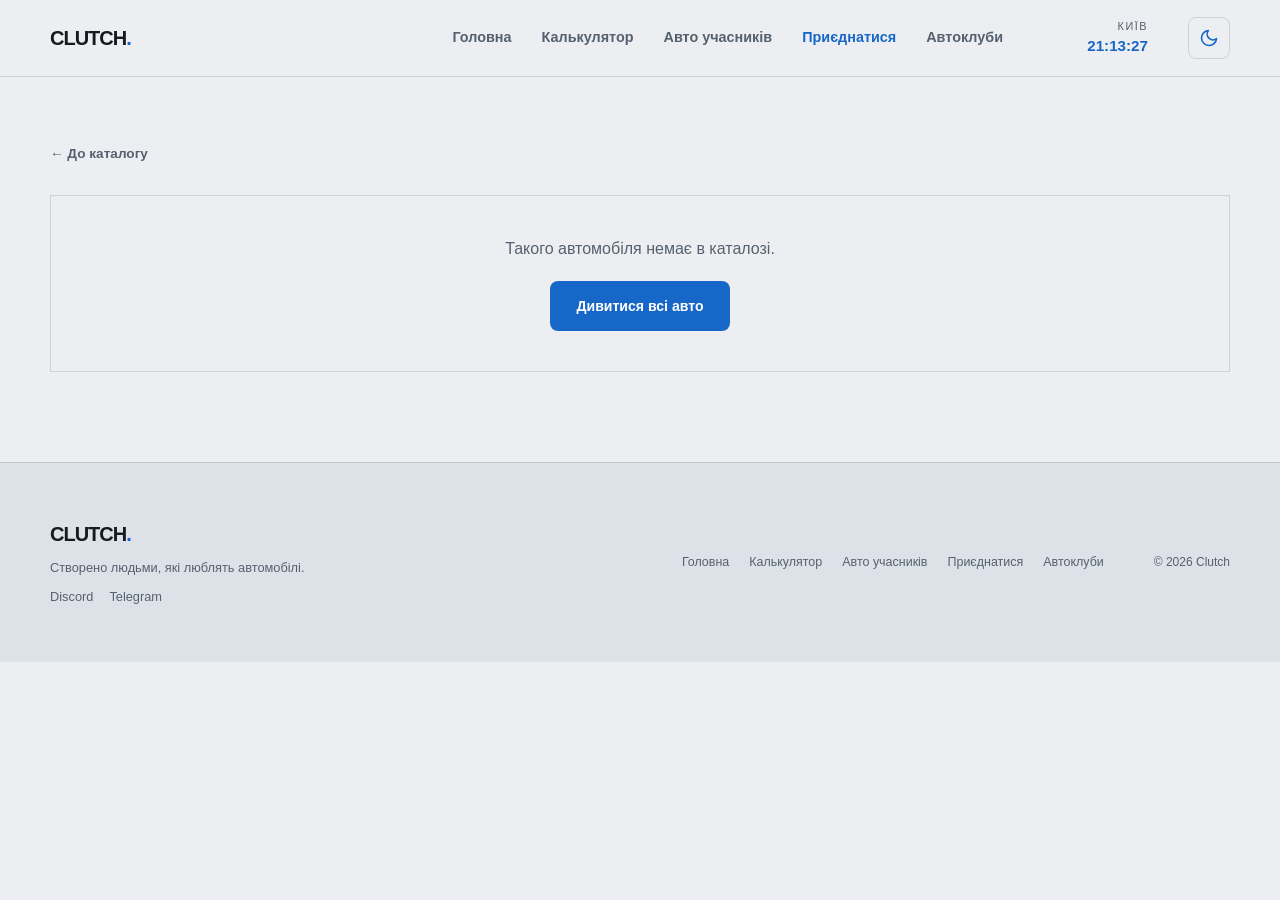
<file: car.html>
<!DOCTYPE html>
<html lang="uk">

<head>
    <meta charset="UTF-8">
    <meta name="viewport" content="width=device-width, initial-scale=1.0">

    <meta
        name="description"
        content="Автомобіль учасника Clutch — характеристики, потужність та співвідношення потужності до маси."
    >

    <title>Авто — Clutch</title>

    <link rel="icon" href="favicon.ico" type="image/x-icon">
    <!-- Тема ставится до отрисовки, чтобы страница не мигала. Логика переключателя — в script.js -->
    <script>
        try {
            var theme = localStorage.getItem("clutch-theme");
            if (theme !== "light" && theme !== "dark") {
                theme = window.matchMedia("(prefers-color-scheme: light)").matches ? "light" : "dark";
            }
            document.documentElement.dataset.theme = theme;
        } catch (error) {
            document.documentElement.dataset.theme = "dark";
        }
    </script>
    <link rel="stylesheet" href="style.css">
</head>


<body data-page="cars">

    <!-- Шапка подставляется из script.js -->
    <header class="header" data-site-header></header>


    <main>

        <!-- ================= CAR ================= -->

        <section class="car-page">
            <div class="container">

                <a class="back-link" href="cars.html">← До каталогу</a>

                <!-- Содержимое подставляется из cars.json по ?id= (script.js) -->
                <div class="car-detail" id="car-detail" aria-live="polite"></div>

            </div>
        </section>


        <!-- ================= OTHER CARS ================= -->

        <section class="section car-others" id="car-others" hidden>
            <div class="container">

                <div class="section-heading section-heading--row">

                    <div>
                        <p class="section-heading__eyebrow">
                            Гараж спільноти
                        </p>

                        <h2>Інші авто учасників</h2>
                    </div>

                    <a class="text-link" href="cars.html">
                        Усі авто →
                    </a>

                </div>

                <div class="cars-preview" id="car-others-grid"></div>

            </div>
        </section>

    </main>


    <!-- Футер подставляется из script.js -->
    <footer class="footer" data-site-footer></footer>


    <script src="script.js"></script>

</body>
</html>
</file>
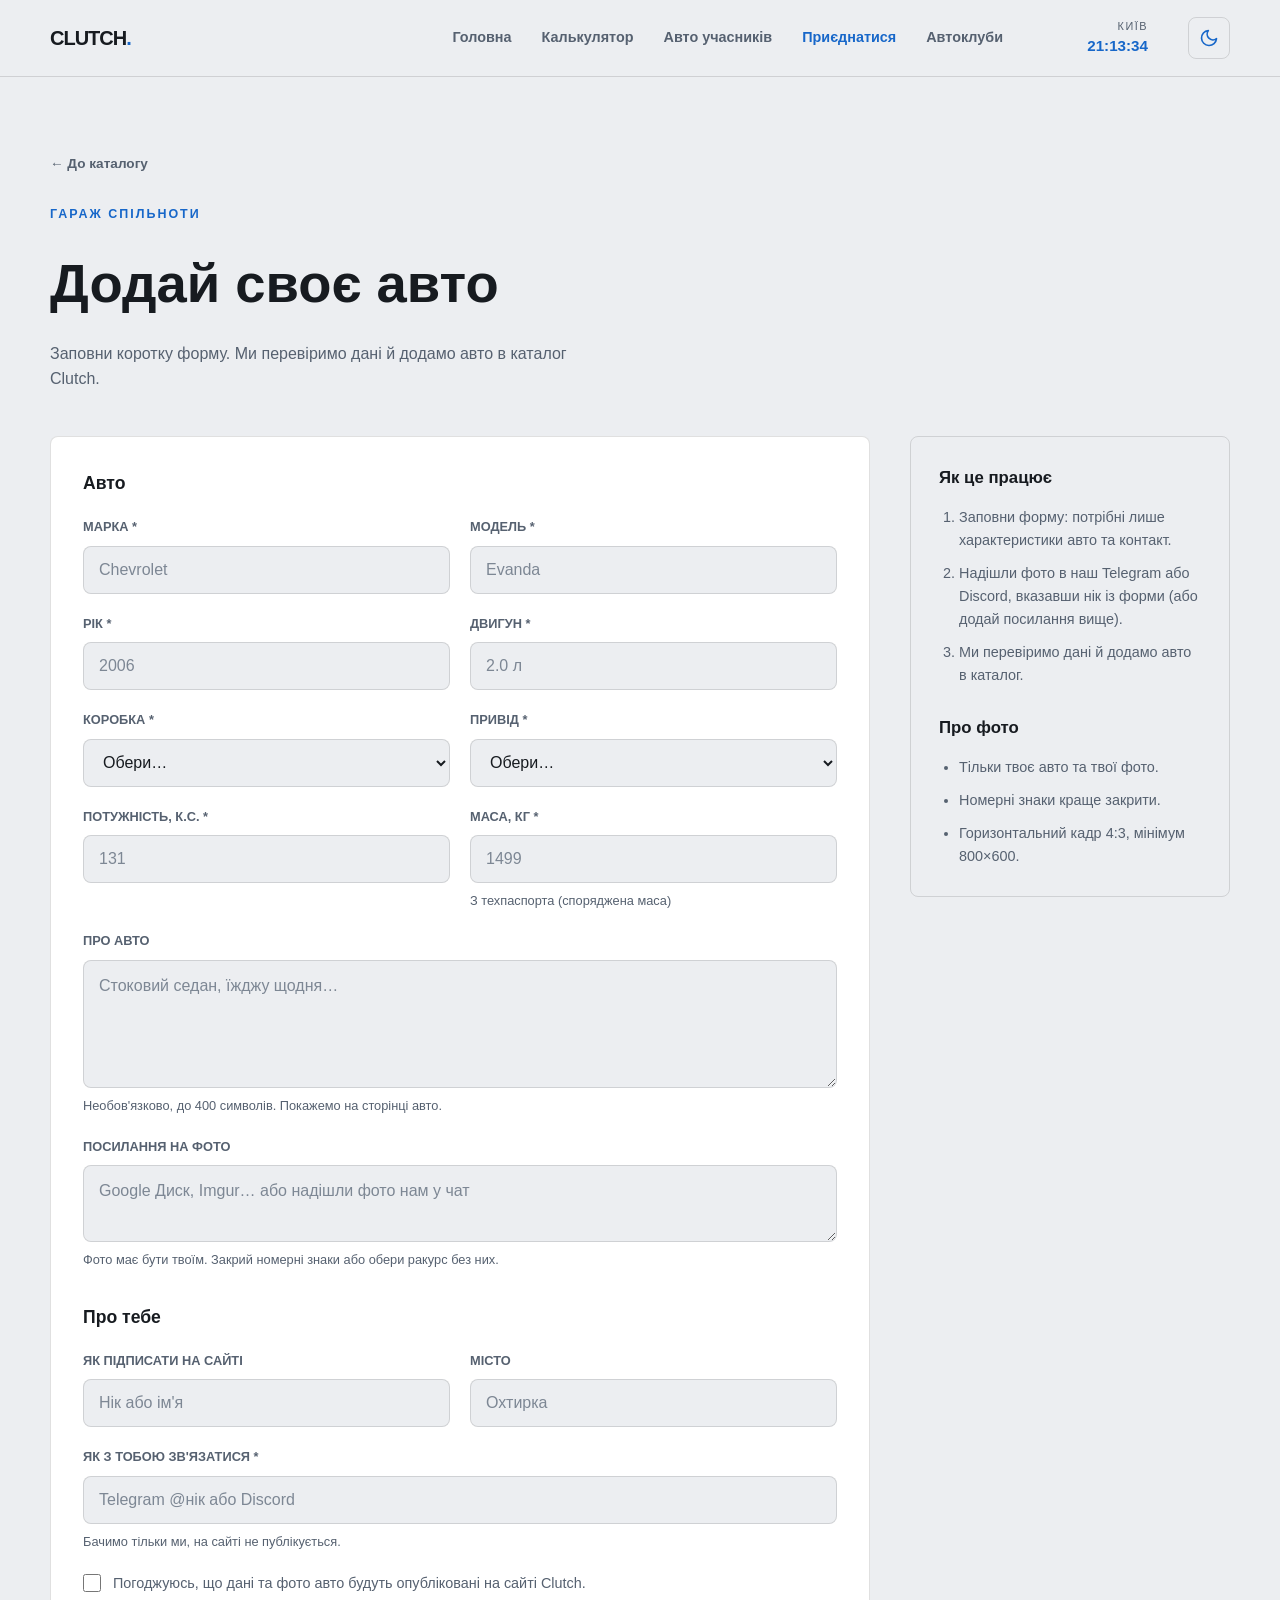
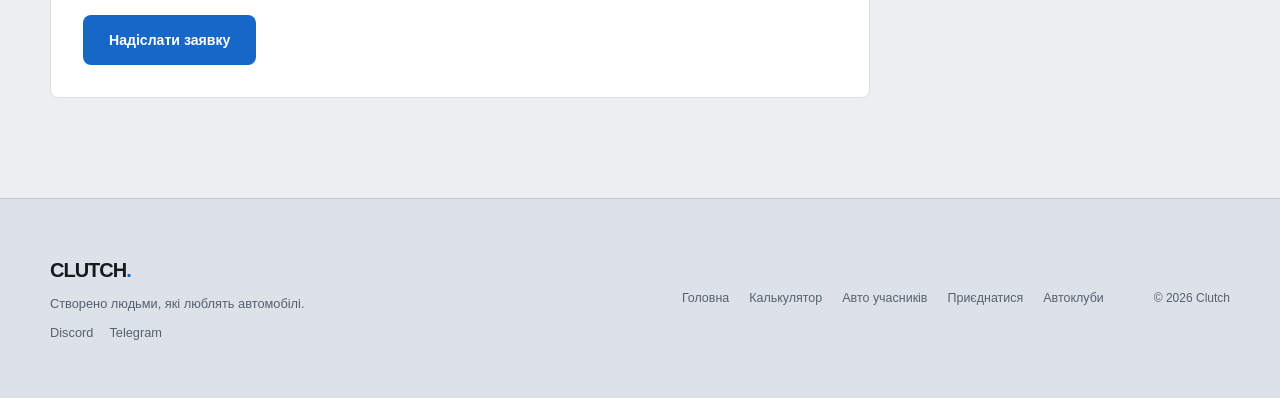
<file: submit.html>
<!DOCTYPE html>
<html lang="uk">

<head>
    <meta charset="UTF-8">
    <meta name="viewport" content="width=device-width, initial-scale=1.0">

    <meta
        name="description"
        content="Додай своє авто до гаража Clutch: заповни коротку форму з характеристиками, і ми додамо його на сайт."
    >

    <title>Додати своє авто — Clutch</title>

    <link rel="icon" href="favicon.ico" type="image/x-icon">
    <!-- Тема ставится до отрисовки, чтобы страница не мигала. Логика переключателя — в script.js -->
    <script>
        try {
            var theme = localStorage.getItem("clutch-theme");
            if (theme !== "light" && theme !== "dark") {
                theme = window.matchMedia("(prefers-color-scheme: light)").matches ? "light" : "dark";
            }
            document.documentElement.dataset.theme = theme;
        } catch (error) {
            document.documentElement.dataset.theme = "dark";
        }
    </script>
    <link rel="stylesheet" href="style.css">
</head>


<body data-page="cars">

    <!-- Шапка подставляется из script.js -->
    <header class="header" data-site-header></header>


    <main>

        <section class="submit-page">
            <div class="container">

                <a class="back-link" href="cars.html">← До каталогу</a>

                <p class="hero__eyebrow">Гараж спільноти</p>
                <h1>Додай своє авто</h1>
                <p class="submit-page__lead">
                    Заповни коротку форму. Ми перевіримо дані й додамо авто в каталог Clutch.
                </p>

                <div class="submit-layout">

                    <!-- Форма и результат отправки (script.js) -->
                    <div class="submit-main" id="submit-main">

                        <form class="submit-form" id="submit-form">

                            <h2 class="submit-form__title">Авто</h2>

                            <div class="field">
                                <label for="f-brand">Марка *</label>
                                <input id="f-brand" name="brand" type="text" required maxlength="40" placeholder="Chevrolet" autocomplete="off">
                            </div>

                            <div class="field">
                                <label for="f-model">Модель *</label>
                                <input id="f-model" name="model" type="text" required maxlength="40" placeholder="Evanda" autocomplete="off">
                            </div>

                            <div class="field">
                                <label for="f-year">Рік *</label>
                                <input id="f-year" name="year" type="number" required min="1950" step="1" placeholder="2006" inputmode="numeric">
                            </div>

                            <div class="field">
                                <label for="f-engine">Двигун *</label>
                                <input id="f-engine" name="engine" type="text" required maxlength="30" placeholder="2.0 л" autocomplete="off">
                            </div>

                            <div class="field">
                                <label for="f-transmission">Коробка *</label>
                                <select id="f-transmission" name="transmission" required>
                                    <option value="">Обери…</option>
                                    <option value="МКПП">МКПП</option>
                                    <option value="АКПП">АКПП</option>
                                </select>
                            </div>

                            <div class="field">
                                <label for="f-drive">Привід *</label>
                                <select id="f-drive" name="drive" required>
                                    <option value="">Обери…</option>
                                    <option value="FWD">FWD</option>
                                    <option value="RWD">RWD</option>
                                    <option value="AWD">AWD</option>
                                </select>
                            </div>

                            <div class="field">
                                <label for="f-power">Потужність, к.с. *</label>
                                <input id="f-power" name="power" type="number" required min="1" max="2000" step="any" placeholder="131" inputmode="decimal">
                            </div>

                            <div class="field">
                                <label for="f-weight">Маса, кг *</label>
                                <input id="f-weight" name="weight" type="number" required min="300" max="6000" step="any" placeholder="1499" inputmode="decimal">
                                <small>З техпаспорта (споряджена маса)</small>
                            </div>

                            <div class="field field--wide">
                                <label for="f-description">Про авто</label>
                                <textarea id="f-description" name="description" rows="4" maxlength="400" placeholder="Стоковий седан, їжджу щодня…"></textarea>
                                <small>Необов'язково, до 400 символів. Покажемо на сторінці авто.</small>
                            </div>

                            <div class="field field--wide">
                                <label for="f-photos">Посилання на фото</label>
                                <textarea id="f-photos" name="photos" rows="2" maxlength="500" placeholder="Google Диск, Imgur… або надішли фото нам у чат"></textarea>
                                <small>Фото має бути твоїм. Закрий номерні знаки або обери ракурс без них.</small>
                            </div>

                            <h2 class="submit-form__title">Про тебе</h2>

                            <div class="field">
                                <label for="f-owner">Як підписати на сайті</label>
                                <input id="f-owner" name="owner" type="text" maxlength="40" placeholder="Нік або ім'я" autocomplete="off">
                            </div>

                            <div class="field">
                                <label for="f-city">Місто</label>
                                <input id="f-city" name="city" type="text" maxlength="40" placeholder="Охтирка" autocomplete="off">
                            </div>

                            <div class="field field--wide">
                                <label for="f-contact">Як з тобою зв'язатися *</label>
                                <input id="f-contact" name="contact" type="text" required maxlength="80" placeholder="Telegram @нік або Discord" autocomplete="off">
                                <small>Бачимо тільки ми, на сайті не публікується.</small>
                            </div>

                            <!-- Пастка для ботів: людина це поле не бачить -->
                            <div class="hp" aria-hidden="true">
                                <label for="f-website">Не заповнюй це поле</label>
                                <input id="f-website" name="website" type="text" tabindex="-1" autocomplete="off">
                            </div>

                            <label class="consent field--wide">
                                <input type="checkbox" id="f-consent" name="consent" required>
                                <span>Погоджуюсь, що дані та фото авто будуть опубліковані на сайті Clutch.</span>
                            </label>

                            <div class="submit-form__actions field--wide">
                                <button class="button button--primary" id="submit-button" type="submit">Надіслати заявку</button>
                                <p class="submit-status" id="submit-status" role="status" aria-live="polite"></p>
                            </div>

                        </form>

                    </div>

                    <aside class="submit-aside">
                        <h2>Як це працює</h2>

                        <ol>
                            <li>Заповни форму: потрібні лише характеристики авто та контакт.</li>
                            <li>Надішли фото в наш Telegram або Discord, вказавши нік із форми (або додай посилання вище).</li>
                            <li>Ми перевіримо дані й додамо авто в каталог.</li>
                        </ol>

                        <h2>Про фото</h2>

                        <ul>
                            <li>Тільки твоє авто та твої фото.</li>
                            <li>Номерні знаки краще закрити.</li>
                            <li>Горизонтальний кадр 4:3, мінімум 800×600.</li>
                        </ul>
                    </aside>

                </div>

            </div>
        </section>

    </main>


    <!-- Футер подставляется из script.js -->
    <footer class="footer" data-site-footer></footer>


    <script src="script.js"></script>

</body>
</html>
</file>
<file: style.css>
/* =========================================================
   Clutch — styles

   Порядок: переменные и сброс → общее → шапка → hero → кнопки →
   калькулятор → превью авто → клубы → футер → страница авто →
   адаптив (1050 → 900 → 700 → 650).
   Правила для каждого компонента лежат в одном месте.
   ========================================================= */


/* ================= VARIABLES ================= */

/* Тёмная тема — по умолчанию. Светлая включается атрибутом data-theme="light" на <html>
   (его ставит маленький скрипт в <head> каждой страницы, см. также переключатель в шапке). */
:root {
    color-scheme: dark;

    --bg: #15181c;
    --bg-secondary: #1b1f24;
    --bg-card: #22272d;

    --text: #e9edf1;
    --text-muted: #9ba5b0;

    --accent: #9fcbf0;
    --accent-hover: #bddcf7;
    --accent-rgb: 159, 203, 240;
    --on-accent: #0f1923;

    --border: rgba(255, 255, 255, 0.10);

    --header-bg: rgba(21, 24, 28, 0.92);
    --footer-bg: #101316;
    --image-bg: #2a3037;
    --overlay: rgba(14, 17, 20, 0.9);
    --panel-bg: rgba(27, 31, 36, 0.96);
    --hover-tint: rgba(255, 255, 255, 0.03);
    --watermark: rgba(255, 255, 255, 0.025);
    --placeholder: #66707b;
    --error: #e9a08b;
    --shadow: rgba(0, 0, 0, 0.45);

    --container: 1180px;
    --radius: 8px;
}

:root[data-theme="light"] {
    color-scheme: light;

    --bg: #eceef1;
    --bg-secondary: #e6e9ed;
    --bg-card: #ffffff;

    --text: #171b20;
    --text-muted: #566170;

    --accent: #1767c9;
    --accent-hover: #0f4fa3;
    --accent-rgb: 23, 103, 201;
    --on-accent: #ffffff;

    --border: rgba(0, 0, 0, 0.12);

    --header-bg: rgba(236, 238, 241, 0.92);
    --footer-bg: #dde2e8;
    --image-bg: #d5dae0;
    --overlay: rgba(255, 255, 255, 0.92);
    --panel-bg: rgba(255, 255, 255, 0.97);
    --hover-tint: rgba(0, 0, 0, 0.04);
    --watermark: rgba(0, 0, 0, 0.04);
    --placeholder: #7d8794;
    --error: #b7452b;
    --shadow: rgba(20, 30, 45, 0.18);
}


/* ================= RESET ================= */

* {
    margin: 0;
    padding: 0;
    box-sizing: border-box;
}

html {
    scroll-behavior: smooth;
}

body {
    font-family: Arial, Helvetica, sans-serif;
    background: var(--bg);
    color: var(--text);
    line-height: 1.6;
}

img {
    display: block;
    width: 100%;
}

a {
    color: inherit;
    text-decoration: none;
}

button,
input,
select,
textarea {
    font: inherit;
}

button {
    cursor: pointer;
}

[hidden] {
    display: none !important;
}

/* Видимый фокус при навигации с клавиатуры (карточки и кнопки — ссылки) */
a:focus-visible,
button:focus-visible,
select:focus-visible,
textarea:focus-visible {
    outline: 2px solid var(--accent);
    outline-offset: 3px;
}


/* ================= GENERAL ================= */

.container {
    width: min(var(--container), calc(100% - 48px));
    margin: 0 auto;
}

.section {
    padding: 110px 0;
}

.section-heading {
    max-width: 720px;
    margin-bottom: 55px;
}

.section-heading--row {
    max-width: none;

    display: flex;
    justify-content: space-between;
    align-items: flex-end;
    gap: 30px;
}

.section-heading h2 {
    margin-bottom: 12px;

    font-size: clamp(2rem, 4vw, 3.4rem);
    line-height: 1.05;
    letter-spacing: -2px;
}

.section-heading > p:last-child,
.section-heading > div > p:last-child {
    color: var(--text-muted);
}

.section-heading__eyebrow,
.hero__eyebrow {
    margin-bottom: 15px;

    color: var(--accent);

    font-size: 0.78rem;
    font-weight: 700;
    text-transform: uppercase;
    letter-spacing: 2px;
}

/* Скругление: все интерактивные поверхности в одном месте */
.button,
.calc-tab,
.calculator,
.calculator__form,
.calculator__result,
.input-wrapper,
.compare-car,
.car-card,
.club-card,
input,
select,
textarea {
    border-radius: var(--radius);
}

.cars-message {
    grid-column: 1 / -1;

    padding: 40px 20px;

    border: 1px solid var(--border);

    color: var(--text-muted);
    text-align: center;
}


/* ================= HEADER ================= */

.header {
    position: fixed;
    top: 0;
    left: 0;
    z-index: 1000;

    width: 100%;

    background: var(--header-bg);
    border-bottom: 1px solid var(--border);
    backdrop-filter: blur(14px);
}

.header__inner {
    min-height: 76px;

    display: flex;
    align-items: center;
    justify-content: space-between;
    gap: 40px;
}

.logo {
    flex-shrink: 0;

    font-size: 1.25rem;
    font-weight: 900;
    letter-spacing: -1px;
}

.logo span {
    color: var(--accent);
}

.nav {
    display: flex;
    align-items: center;
    gap: 30px;

    margin-left: auto;
}

.nav a {
    position: relative;

    color: var(--text-muted);

    font-size: 0.9rem;
    font-weight: 600;

    transition:
        color 0.2s ease,
        transform 0.2s ease;
}

.nav a:hover {
    color: var(--text);
}

.nav a::after {
    content: "";

    position: absolute;
    left: 0;
    bottom: -8px;

    width: 0;
    height: 2px;

    background: var(--accent);

    transition: width 0.2s ease;
}

.nav a:hover::after {
    width: 100%;
}

.nav a.nav__join {
    color: var(--accent);
}

.nav a.nav__join:hover {
    color: var(--accent-hover);
}

.menu-toggle {
    display: none;
    flex: 0 0 auto;
    flex-direction: column;
    justify-content: center;
    gap: 5px;

    width: 42px;
    height: 42px;
    padding: 10px;

    border: 1px solid var(--border);
    border-radius: var(--radius);

    background: transparent;
}

.menu-toggle span {
    display: block;

    width: 100%;
    height: 2px;

    background: var(--accent);
    border-radius: 2px;
}


.theme-toggle {
    flex: 0 0 auto;

    display: flex;
    align-items: center;
    justify-content: center;

    width: 42px;
    height: 42px;

    border: 1px solid var(--border);
    border-radius: var(--radius);

    background: transparent;
    color: var(--accent);

    transition:
        border-color 0.2s ease,
        color 0.2s ease;
}

.theme-toggle:hover {
    border-color: var(--accent);
    color: var(--accent-hover);
}

.theme-toggle svg {
    width: 20px;
    height: 20px;
}

/* Показываем иконку той темы, на которую переключит кнопка */
.theme-toggle__sun {
    display: none;
}

:root:not([data-theme="light"]) .theme-toggle__sun {
    display: block;
}

:root:not([data-theme="light"]) .theme-toggle__moon {
    display: none;
}


/* ================= KYIV TIME ================= */

.kyiv-time {
    min-width: 105px;

    display: flex;
    flex-direction: column;
    align-items: flex-end;

    line-height: 1.2;
}

.kyiv-time__label {
    color: var(--text-muted);

    font-size: 0.68rem;
    text-transform: uppercase;
    letter-spacing: 1.5px;
}

#kyiv-time {
    margin-top: 4px;

    color: var(--accent);

    font-size: 0.95rem;
    font-weight: 700;
    font-variant-numeric: tabular-nums;
}


/* ================= HERO ================= */

.hero {
    min-height: 100vh;

    display: flex;
    align-items: center;

    padding: 150px 0 90px;

    background:
        radial-gradient(
            circle at 75% 50%,
            rgba(var(--accent-rgb), 0.08),
            transparent 32%
        ),
        linear-gradient(
            135deg,
            var(--bg) 0%,
            var(--bg-secondary) 100%
        );
}

.hero__content {
    position: relative;
}

.hero__content::after {
    content: "C";

    position: absolute;
    top: 50%;
    right: 0;

    transform: translateY(-50%);

    color: var(--watermark);

    font-size: clamp(14rem, 30vw, 30rem);
    font-weight: 900;
    line-height: 0.7;

    pointer-events: none;
}

.hero h1 {
    position: relative;
    z-index: 1;

    max-width: 850px;

    font-size: clamp(4rem, 9vw, 8rem);
    line-height: 1;
    letter-spacing: -7px;
}

.hero__line {
    display: block;
    width: fit-content;

    color: var(--text);
}

/* Оптическое выравнивание буквы «О» с «А» и «Л» */
.hero__line--accent {
    position: relative;
    left: -0.045em;

    color: var(--accent);
}

.hero__description {
    position: relative;
    z-index: 1;

    max-width: 570px;

    margin-top: 35px;

    color: var(--text-muted);

    font-size: 1.08rem;
}

.hero__actions {
    position: relative;
    z-index: 1;

    display: flex;
    flex-wrap: wrap;
    gap: 12px;

    margin-top: 35px;
}


/* ================= BUTTONS ================= */

.button {
    min-height: 50px;

    display: inline-flex;
    align-items: center;
    justify-content: center;

    padding: 0 25px;

    border: 1px solid transparent;

    font-size: 0.88rem;
    font-weight: 700;

    transition:
        background 0.2s ease,
        color 0.2s ease,
        border-color 0.2s ease,
        transform 0.2s ease;
}

.button:hover {
    transform: translateY(-2px);
}

.button--primary {
    background: var(--accent);
    color: var(--on-accent);
}

.button--primary:hover {
    background: var(--accent-hover);
}

.button--secondary {
    background: transparent;
    color: var(--text);

    border-color: var(--border);
}

.button--secondary:hover {
    border-color: var(--accent);
    color: var(--accent);
}

.text-link {
    flex-shrink: 0;

    color: var(--accent);

    font-size: 0.9rem;
    font-weight: 700;
}


/* ================= CALCULATOR ================= */

.calculator-section {
    background: var(--bg-secondary);
}

/* Вкладки: один автомобіль / порівняння */

.calc-tabs {
    display: flex;
    flex-wrap: wrap;
    gap: 10px;

    margin-bottom: 18px;
}

.calc-tab {
    padding: 14px 22px;

    background: var(--bg);
    border: 1px solid var(--border);
    color: var(--text-muted);

    font-weight: 700;
}

.calc-tab.is-active {
    background: var(--accent);
    border-color: var(--accent);
    color: var(--on-accent);
}

/* Один автомобіль */

.calculator {
    display: grid;
    grid-template-columns: 1.5fr 0.8fr;

    border: 1px solid var(--border);

    background: var(--bg);
}

.calculator__form {
    padding: 50px;

    display: grid;
    grid-template-columns: 1fr 1fr;
    gap: 30px;

    border-right: 1px solid var(--border);
}

.form-group {
    display: flex;
    flex-direction: column;
    gap: 10px;
}

.form-group label {
    color: var(--text-muted);

    font-size: 0.8rem;
    font-weight: 700;
    text-transform: uppercase;
    letter-spacing: 1px;
}

.input-wrapper {
    min-height: 60px;

    display: flex;
    align-items: center;

    border-bottom: 1px solid var(--border);
}

.input-wrapper:focus-within {
    border-color: var(--accent);
}

.input-wrapper input {
    width: 100%;

    padding: 12px 0;

    background: transparent;
    border: none;
    outline: none;

    color: var(--text);

    font-size: 1.5rem;
    font-weight: 700;
}

.input-wrapper input::placeholder {
    color: var(--placeholder);

    font-size: 0.95rem;
    font-weight: 400;
}

.input-wrapper span {
    flex-shrink: 0;

    color: var(--text-muted);

    font-size: 0.85rem;
}

.calculator__result {
    min-height: 280px;

    padding: 50px;

    display: flex;
    flex-direction: column;
    align-items: center;
    justify-content: center;

    text-align: center;

    background:
        linear-gradient(
            145deg,
            rgba(var(--accent-rgb), 0.08),
            transparent
        );
}

.calculator__result p {
    margin-bottom: 15px;

    color: var(--text-muted);

    font-size: 0.75rem;
    font-weight: 700;
    text-transform: uppercase;
    letter-spacing: 1.5px;
}

.calculator__result strong {
    color: var(--accent);

    font-size: clamp(3rem, 6vw, 5rem);
    line-height: 1;
}

.calculator__result span {
    margin-top: 10px;

    color: var(--text-muted);

    font-size: 0.85rem;
}

.calc-extras {
    display: flex;
    gap: 36px;

    margin-top: 28px;
    padding-top: 20px;

    border-top: 1px solid var(--border);
}

.calc-extras div {
    display: flex;
    flex-direction: column;
    gap: 4px;
}

.calc-extras b {
    color: var(--text);

    font-size: 1.5rem;
}

.calc-extras small {
    color: var(--text-muted);
}

.form-group--wide {
    grid-column: 1 / -1;
}

/* Выбор авто из каталога (калькулятор, страница авто) */
.catalog-select {
    width: 100%;
    height: 48px;

    padding: 0 15px;

    border: 1px solid var(--border);
    outline: none;

    background: var(--bg-card);
    color: var(--text);

    cursor: pointer;

    transition: border-color 0.2s ease;
}

.catalog-select:focus {
    border-color: var(--accent);
}

.calc-error {
    grid-column: 1 / -1;

    color: var(--error);

    font-size: 0.85rem;
}

.calc-error:empty {
    display: none;
}

/* Порівняння */

.compare-grid {
    display: grid;
    grid-template-columns: repeat(2, minmax(0, 1fr));
    gap: 18px;
}

.compare-car {
    padding: 36px;

    display: grid;
    gap: 22px;

    background: var(--bg);
    border: 1px solid var(--border);
}

.compare-car h3 {
    color: var(--text);

    font-size: 1.4rem;
}

.compare-results {
    display: grid;
    gap: 12px;

    padding-top: 20px;

    border-top: 1px solid var(--border);
}

.compare-results p {
    display: flex;
    justify-content: space-between;
    align-items: center;
    gap: 15px;

    color: var(--text-muted);
}

.compare-results strong {
    color: var(--text);

    font-size: 1.4rem;
}

.compare-results strong.is-winner {
    color: var(--accent);
}

.compare-note {
    margin-top: 16px;

    color: var(--text-muted);

    font-size: 0.9rem;
}

#panel-compare > .calc-error {
    margin-top: 14px;
}


/* ================= CARS PREVIEW (главная) ================= */

.member-cars {
    background: var(--bg);
}

.cars-preview {
    display: grid;
    grid-template-columns: repeat(3, 1fr);
    gap: 20px;
}

.car-card {
    display: block;
    overflow: hidden;

    background: var(--bg-card);
    border: 1px solid var(--border);

    transition:
        transform 0.25s ease,
        border-color 0.25s ease;
}

.car-card:hover {
    transform: translateY(-6px);
    border-color: rgba(var(--accent-rgb), 0.5);
}

.car-card__image {
    height: 240px;

    overflow: hidden;

    background: var(--image-bg);
}

.car-card__image img {
    height: 100%;
    object-fit: cover;

    transition: transform 0.4s ease;
}

.car-card:hover .car-card__image img {
    transform: scale(1.035);
}

.car-card__content {
    padding: 25px;
}

.car-card__year {
    margin-bottom: 4px;

    color: var(--accent);

    font-size: 0.75rem;
    font-weight: 700;
    letter-spacing: 1px;
}

.car-card h3 {
    margin-bottom: 5px;

    font-size: 1.35rem;
}

.car-card__content > p:not(.car-card__year) {
    color: var(--text-muted);

    font-size: 0.88rem;
}

.car-card__specs {
    display: flex;
    gap: 20px;

    margin-top: 20px;
    padding-top: 18px;

    border-top: 1px solid var(--border);

    font-size: 0.8rem;
    font-weight: 700;
}

.section-action {
    display: none;

    margin-top: 35px;
}


/* ================= COMMUNITY ================= */

.community {
    background: var(--bg-secondary);
}

.community__grid {
    display: grid;
    grid-template-columns: repeat(2, 1fr);
    gap: 20px;
}

.community-card {
    display: flex;
    flex-direction: column;
    gap: 10px;

    padding: 35px;

    background: var(--bg);
    border: 1px solid var(--border);
    border-radius: var(--radius);

    transition:
        transform 0.25s ease,
        border-color 0.25s ease;
}

.community-card:hover {
    transform: translateY(-4px);
    border-color: rgba(var(--accent-rgb), 0.5);
}

.community-card h3 {
    font-size: 1.5rem;
}

.community-card p {
    color: var(--text-muted);
}

.community-card__action {
    margin-top: auto;
    padding-top: 20px;

    color: var(--accent);

    font-size: 0.9rem;
    font-weight: 700;
}


/* ================= CLUBS ================= */

.clubs {
    background: var(--bg);
}

.clubs__grid {
    border-top: 1px solid var(--border);
}

.club-card {
    min-height: 115px;

    display: grid;
    grid-template-columns: 70px 1fr auto;
    align-items: center;
    gap: 25px;

    padding: 25px 10px;

    border-bottom: 1px solid var(--border);

    transition:
        padding-left 0.2s ease,
        background 0.2s ease;
}

.club-card:hover {
    padding-left: 20px;

    background: var(--hover-tint);
}

.club-card__number {
    color: var(--accent);

    font-size: 0.72rem;
    font-weight: 700;
}

.club-card h3 {
    font-size: 1.25rem;
}

.club-card p {
    margin-top: 3px;

    color: var(--text-muted);

    font-size: 0.85rem;
}

.club-card__arrow {
    color: var(--accent);

    font-size: 1.5rem;
}


/* ================= FOOTER ================= */

.footer {
    padding: 55px 0;

    border-top: 1px solid var(--border);

    background: var(--footer-bg);
}

.footer__inner {
    display: grid;
    grid-template-columns: 1fr auto auto;
    align-items: center;
    gap: 50px;
}

.footer__inner > div p {
    margin-top: 8px;

    color: var(--text-muted);

    font-size: 0.8rem;
}

.footer__nav {
    display: flex;
    gap: 20px;
}

.footer__nav a {
    color: var(--text-muted);

    font-size: 0.78rem;

    transition: color 0.2s ease;
}

.footer__nav a:hover {
    color: var(--accent);
}

.footer__social {
    display: flex;
    gap: 16px;
}

.footer__social a {
    transition: color 0.2s ease;
}

.footer__social a:hover {
    color: var(--accent);
}

.footer__copyright {
    color: var(--text-muted);

    font-size: 0.75rem;
}


/* =========================================================
   CARS PAGE (cars.html)
   ========================================================= */

/* ================= CARS HERO ================= */

.cars-page-hero {
    padding: 170px 0 90px;

    background:
        radial-gradient(
            circle at 80% 30%,
            rgba(var(--accent-rgb), 0.07),
            transparent 30%
        ),
        var(--bg);
}

.cars-page-hero h1 {
    max-width: 900px;

    font-size: clamp(4rem, 8vw, 7.5rem);
    line-height: 0.86;
    letter-spacing: -6px;
}

.cars-page-hero h1 span {
    color: var(--accent);
}

.cars-page-hero__description {
    max-width: 680px;

    margin-top: 30px;

    color: var(--text-muted);

    font-size: 1rem;
}


/* ================= CATALOG ================= */

.cars-catalog {
    padding: 90px 0 120px;

    background: var(--bg-secondary);
}

.catalog-header {
    display: flex;
    align-items: flex-end;
    justify-content: space-between;
    gap: 30px;

    margin-bottom: 40px;
}

.catalog-header h2 {
    font-size: clamp(2rem, 4vw, 3.5rem);
    line-height: 1;
    letter-spacing: -2px;
}

.catalog-count {
    color: var(--text-muted);

    font-size: 0.85rem;
}

.catalog-count strong {
    color: var(--accent);

    font-size: 1.3rem;
}


/* ================= FILTERS ================= */

.cars-filters {
    display: grid;

    grid-template-columns:
        minmax(250px, 1.5fr)
        0.7fr
        0.7fr
        1fr
        auto;

    align-items: end;
    gap: 15px;

    margin-bottom: 45px;
    padding: 25px;

    background: var(--bg);
    border: 1px solid var(--border);
}

.filter-group {
    display: flex;
    flex-direction: column;
    gap: 9px;
}

.filter-group label {
    color: var(--text-muted);

    font-size: 0.7rem;
    font-weight: 700;
    text-transform: uppercase;
    letter-spacing: 1.3px;
}

.filter-group input,
.filter-group select {
    width: 100%;
    height: 48px;

    padding: 0 15px;

    border: 1px solid var(--border);
    outline: none;

    background: var(--bg-card);
    color: var(--text);

    transition:
        border-color 0.2s ease,
        background 0.2s ease;
}

.filter-group input:focus,
.filter-group select:focus {
    border-color: var(--accent);
}

.filter-group input::placeholder {
    color: var(--placeholder);
}

.filter-group select {
    cursor: pointer;
}

.filters-reset {
    height: 48px;

    padding: 0 20px;

    border: 1px solid var(--border);

    background: transparent;
    color: var(--text-muted);

    font-size: 0.8rem;
    font-weight: 700;

    transition:
        color 0.2s ease,
        border-color 0.2s ease,
        background 0.2s ease;
}

.filters-reset:hover {
    color: var(--accent);
    border-color: var(--accent);

    background: rgba(var(--accent-rgb), 0.04);
}


/* ================= CARS GRID ================= */

.cars-grid {
    display: grid;
    grid-template-columns: repeat(3, 1fr);
    gap: 20px;
}

.catalog-car {
    position: relative;
    overflow: hidden;

    background: var(--bg-card);
    border: 1px solid var(--border);

    transition:
        transform 0.25s ease,
        border-color 0.25s ease;
}

.catalog-car:hover {
    transform: translateY(-5px);

    border-color: rgba(var(--accent-rgb), 0.5);
}

.catalog-car__image {
    position: relative;

    height: 245px;

    overflow: hidden;

    background: var(--image-bg);
}

.catalog-car__image img {
    width: 100%;
    height: 100%;

    object-fit: cover;

    transition: transform 0.4s ease;
}

.catalog-car:hover .catalog-car__image img {
    transform: scale(1.035);
}

/* Вся карточка кликабельна через ссылку в заголовке («растянутая» ссылка) */
.catalog-car__link::after {
    content: "";

    position: absolute;
    inset: 0;
}

.catalog-car__link:focus-visible {
    outline: none;
}

.catalog-car__link:focus-visible::after {
    outline: 2px solid var(--accent);
    outline-offset: -3px;
}

/* Кнопка выбора для сравнения — поверх ссылки */
.compare-toggle {
    position: absolute;
    top: 15px;
    right: 15px;
    z-index: 2;

    padding: 8px 12px;

    background: var(--overlay);
    color: var(--text);

    border: 1px solid var(--border);
    border-radius: var(--radius);

    font-size: 0.75rem;
    font-weight: 700;

    backdrop-filter: blur(8px);

    transition:
        color 0.2s ease,
        border-color 0.2s ease,
        background 0.2s ease;
}

.compare-toggle:hover {
    border-color: var(--accent);
    color: var(--accent);
}

.compare-toggle[aria-pressed="true"] {
    background: var(--accent);
    border-color: var(--accent);
    color: var(--on-accent);
}

.catalog-car__ratio {
    position: absolute;
    right: 15px;
    bottom: 15px;

    padding: 8px 11px;

    background: var(--overlay);
    color: var(--accent);

    border: 1px solid rgba(var(--accent-rgb), 0.25);

    font-size: 0.75rem;
    font-weight: 700;

    backdrop-filter: blur(8px);
}

.catalog-car__content {
    padding: 25px;
}

.catalog-car__year {
    margin-bottom: 5px;

    color: var(--accent);

    font-size: 0.75rem;
    font-weight: 700;
    letter-spacing: 1px;
}

.catalog-car h3 {
    margin-bottom: 5px;

    font-size: 1.4rem;
}

.catalog-car__engine {
    color: var(--text-muted);

    font-size: 0.88rem;
}

.catalog-car__specs {
    display: grid;
    grid-template-columns: repeat(3, 1fr);
    gap: 15px;

    margin-top: 22px;
    padding-top: 20px;

    border-top: 1px solid var(--border);
}

.catalog-car__spec {
    display: flex;
    flex-direction: column;
    gap: 3px;
}

.catalog-car__spec span {
    color: var(--text-muted);

    font-size: 0.65rem;
    text-transform: uppercase;
    letter-spacing: 0.8px;
}

.catalog-car__spec strong {
    font-size: 0.82rem;
}


/* ================= COMPARE BAR ================= */

.compare-bar {
    position: fixed;
    left: 50%;
    bottom: 20px;
    z-index: 900;

    transform: translateX(-50%);

    width: min(760px, calc(100% - 30px));

    display: flex;
    align-items: center;
    justify-content: space-between;
    gap: 16px;

    padding: 14px 18px;

    background: var(--panel-bg);
    border: 1px solid rgba(var(--accent-rgb), 0.35);
    border-radius: var(--radius);
    box-shadow: 0 14px 30px var(--shadow);

    backdrop-filter: blur(10px);
}

.compare-bar__text {
    font-size: 0.88rem;
    font-weight: 700;
}

.compare-bar__actions {
    display: flex;
    flex-shrink: 0;
    gap: 10px;
}

.compare-bar .button,
.compare-bar .filters-reset {
    height: 42px;
    min-height: 42px;

    padding: 0 18px;
}


/* ================= EMPTY STATE ================= */

.cars-empty {
    padding: 100px 20px;

    border: 1px solid var(--border);

    text-align: center;

    background: var(--bg);
}

.cars-empty__number {
    color: var(--accent);

    font-size: 4.5rem;
    font-weight: 900;
    line-height: 1;
}

.cars-empty h3 {
    margin-top: 15px;

    font-size: 1.7rem;
}

.cars-empty > p:not(.cars-empty__number) {
    margin: 10px auto 25px;

    max-width: 430px;

    color: var(--text-muted);
}


/* ================= CARS CTA ================= */

.cars-cta {
    padding: 90px 0;

    background: var(--bg);
}

.cars-cta__inner {
    display: flex;
    align-items: center;
    justify-content: space-between;
    gap: 50px;
}

.cars-cta h2 {
    margin-bottom: 10px;

    font-size: clamp(2rem, 4vw, 3.5rem);
    letter-spacing: -2px;
}

.cars-cta p:not(.section-heading__eyebrow) {
    color: var(--text-muted);
}


/* ================= CAR PAGE (car.html) ================= */

.car-page {
    padding: 140px 0 90px;

    background: var(--bg);
}

.back-link {
    display: inline-block;

    margin-bottom: 30px;

    color: var(--text-muted);

    font-size: 0.85rem;
    font-weight: 700;

    transition: color 0.2s ease;
}

.back-link:hover {
    color: var(--accent);
}

.car-detail {
    display: grid;
    grid-template-columns: 1.15fr 1fr;
    gap: 50px;
    align-items: start;
}

.car-detail__image {
    overflow: hidden;

    border: 1px solid var(--border);
    border-radius: var(--radius);

    background: var(--image-bg);
}

.car-detail__image img {
    aspect-ratio: 4 / 3;

    object-fit: cover;
}

.car-detail__year {
    margin-bottom: 8px;

    color: var(--accent);

    font-size: 0.78rem;
    font-weight: 700;
    letter-spacing: 2px;
}

.car-detail h1 {
    font-size: clamp(2.2rem, 4.5vw, 3.6rem);
    line-height: 1.05;
    letter-spacing: -2px;
}

.car-detail__engine {
    margin-top: 10px;

    color: var(--text-muted);
}

.car-detail__ratio {
    display: flex;
    flex-direction: column;
    gap: 6px;

    margin: 30px 0;
    padding: 25px;

    border: 1px solid var(--border);
    border-radius: var(--radius);

    background:
        linear-gradient(
            145deg,
            rgba(var(--accent-rgb), 0.08),
            transparent
        ),
        var(--bg);
}

.car-detail__ratio p {
    color: var(--text-muted);

    font-size: 0.75rem;
    font-weight: 700;
    text-transform: uppercase;
    letter-spacing: 1.5px;
}

.car-detail__ratio strong {
    color: var(--accent);

    font-size: clamp(2.8rem, 6vw, 4.4rem);
    line-height: 1;
}

.car-detail__ratio span {
    color: var(--text-muted);

    font-size: 0.85rem;
}

.car-specs {
    display: grid;
    grid-template-columns: 1fr 1fr;
    column-gap: 30px;

    border-top: 1px solid var(--border);
}

.car-spec {
    display: flex;
    flex-direction: column;
    gap: 3px;

    padding: 14px 0;

    border-bottom: 1px solid var(--border);
}

.car-spec span {
    color: var(--text-muted);

    font-size: 0.68rem;
    text-transform: uppercase;
    letter-spacing: 1px;
}

.car-spec strong {
    font-size: 1rem;
}

.car-detail__description {
    margin-top: 25px;

    color: var(--text-muted);
}

.car-detail__actions {
    display: flex;
    flex-wrap: wrap;
    gap: 12px;

    margin-top: 30px;
}

.car-detail__actions .catalog-select {
    flex: 0 1 240px;

    height: 50px;
}

.car-detail__empty {
    grid-column: 1 / -1;

    display: flex;
    flex-direction: column;
    align-items: center;
    gap: 20px;
}

.car-others {
    background: var(--bg-secondary);
}


/* =========================================================
   RESPONSIVE
   ========================================================= */

/* ================= ДОДАТИ АВТО ================= */

.catalog-add {
    padding: 60px 0;

    border-top: 1px solid var(--border);

    background: var(--bg-secondary);
}

.catalog-add__inner {
    display: flex;
    align-items: center;
    justify-content: space-between;
    gap: 30px;
}

.catalog-add h2 {
    margin-bottom: 8px;

    font-size: 1.6rem;
}

.catalog-add p {
    color: var(--text-muted);
}

.submit-page {
    padding: 150px 0 100px;
}

.submit-page h1 {
    margin-bottom: 14px;

    font-size: clamp(2.2rem, 5vw, 3.4rem);
}

.submit-page__lead {
    max-width: 560px;
    margin-bottom: 44px;

    color: var(--text-muted);
}

.submit-layout {
    display: grid;
    grid-template-columns: 1fr 320px;
    gap: 40px;
    align-items: start;
}

.submit-form {
    display: grid;
    grid-template-columns: 1fr 1fr;
    gap: 20px;

    padding: 32px;

    border: 1px solid var(--border);
    border-radius: var(--radius);

    background: var(--bg-card);
}

.submit-form__title {
    grid-column: 1 / -1;

    font-size: 1.1rem;
}

.submit-form__title:not(:first-child) {
    margin-top: 12px;
}

.field {
    display: flex;
    flex-direction: column;
    gap: 8px;

    min-width: 0;
}

.field--wide {
    grid-column: 1 / -1;
}

.field label {
    color: var(--text-muted);

    font-size: 0.8rem;
    font-weight: 700;
    text-transform: uppercase;
}

.field small {
    color: var(--text-muted);

    font-size: 0.8rem;
}

.field input,
.field select,
.field textarea {
    width: 100%;

    border: 1px solid var(--border);
    outline: none;

    background: var(--bg);
    color: var(--text);

    transition: border-color 0.2s ease;
}

.field input,
.field select {
    height: 48px;

    padding: 0 15px;
}

.field textarea {
    padding: 12px 15px;

    resize: vertical;
}

.field input:focus,
.field select:focus,
.field textarea:focus {
    border-color: var(--accent);
}

.field input::placeholder,
.field textarea::placeholder {
    color: var(--placeholder);
}

.field input:user-invalid,
.field select:user-invalid,
.field textarea:user-invalid {
    border-color: var(--error);
}

.field select {
    cursor: pointer;
}

/* Пастка для ботів: поза екраном, але не display:none */
.hp {
    position: absolute;
    left: -9999px;

    width: 1px;
    height: 1px;

    overflow: hidden;
}

.consent {
    display: flex;
    align-items: flex-start;
    gap: 12px;

    color: var(--text-muted);

    font-size: 0.9rem;
    cursor: pointer;
}

.consent input {
    flex: 0 0 auto;

    width: 18px;
    height: 18px;
    margin-top: 2px;

    accent-color: var(--accent);
}

.submit-form__actions {
    display: flex;
    align-items: center;
    flex-wrap: wrap;
    gap: 16px;
}

.submit-status {
    color: var(--text-muted);

    font-size: 0.9rem;
}

.submit-status--error {
    color: var(--error);
}

.submit-status:empty {
    display: none;
}

.submit-aside {
    padding: 28px;

    border: 1px solid var(--border);
    border-radius: var(--radius);
}

.submit-aside h2 {
    margin-bottom: 14px;

    font-size: 1.05rem;
}

.submit-aside h2:not(:first-child) {
    margin-top: 28px;
}

.submit-aside ol,
.submit-aside ul {
    display: grid;
    gap: 10px;

    padding-left: 20px;

    color: var(--text-muted);

    font-size: 0.9rem;
}

.submit-result {
    display: grid;
    gap: 18px;

    padding: 32px;

    border: 1px solid var(--border);
    border-radius: var(--radius);

    background: var(--bg-card);
}

.submit-result p {
    color: var(--text-muted);
}

.submit-result a:not(.button) {
    color: var(--accent);
}

.submit-result__text {
    width: 100%;
    padding: 14px 15px;

    border: 1px solid var(--border);

    background: var(--bg);
    color: var(--text);

    font-family: monospace;
    font-size: 0.85rem;
}

.submit-result__actions {
    display: flex;
    flex-wrap: wrap;
    gap: 12px;
}


@media (max-width: 1050px) {

    .cars-filters {
        grid-template-columns: 1fr 1fr;
    }

    .filter-group--search {
        grid-column: 1 / -1;
    }

    .filters-reset {
        width: 100%;
    }

    .cars-grid {
        grid-template-columns: repeat(2, 1fr);
    }

}


@media (max-width: 900px) {

    .submit-layout {
        grid-template-columns: 1fr;
    }

    /* Мобільне меню */

    .header__inner {
        gap: 14px;
    }

    .menu-toggle {
        display: flex;
    }

    .nav {
        display: none;

        position: absolute;
        top: 100%;
        left: 0;
        right: 0;

        margin: 0;
        padding: 16px max(15px, calc((100vw - var(--container)) / 2));

        flex-direction: column;
        align-items: stretch;
        gap: 0;

        background: var(--bg-secondary);
        border-bottom: 1px solid var(--border);
        box-shadow: 0 14px 24px var(--shadow);
    }

    .nav.nav--open {
        display: flex;
    }

    .nav a {
        padding: 14px 10px;

        border-radius: 6px;
    }

    .nav a:hover {
        background: var(--hover-tint);
    }

    .nav a::after {
        display: none;
    }

    /* Сторінки */

    .hero h1 {
        letter-spacing: -4px;
    }

    .calculator {
        grid-template-columns: 1fr;
    }

    .calculator__form {
        border-right: none;
        border-bottom: 1px solid var(--border);
    }

    .cars-preview {
        grid-template-columns: 1fr 1fr;
    }

    .car-detail {
        grid-template-columns: 1fr;
        gap: 35px;
    }

    .car-card:last-child {
        display: none;
    }

    .footer__inner {
        grid-template-columns: 1fr;
        gap: 30px;
    }

}


@media (max-width: 700px) {

    .compare-grid {
        grid-template-columns: 1fr;
    }

    .compare-car {
        padding: 25px 22px;
    }

    .calc-tab {
        flex: 1;
    }

}


@media (max-width: 650px) {

    .submit-page {
        padding: 120px 0 70px;
    }

    .submit-form {
        grid-template-columns: 1fr;
        padding: 22px;
    }

    .catalog-add__inner {
        flex-direction: column;
        align-items: stretch;
        text-align: center;
    }

    .container {
        width: min(100% - 30px, var(--container));
    }

    .section {
        padding: 80px 0;
    }

    .header__inner {
        min-height: 68px;
    }

    .logo {
        font-size: 1.08rem;
    }

    .kyiv-time {
        min-width: 74px;
    }

    .hero {
        min-height: auto;

        padding: 145px 0 90px;
    }

    .hero__content {
        min-width: 0;
    }

    .hero h1 {
        max-width: 100%;

        font-size: clamp(2.05rem, 10.3vw, 4.4rem);
        letter-spacing: -0.055em;
    }

    .hero__description {
        font-size: 0.95rem;
    }

    .hero__actions {
        flex-direction: column;
        align-items: stretch;
    }

    .section-heading--row {
        align-items: flex-start;
    }

    .section-heading--row > .text-link {
        display: none;
    }

    .calculator__form {
        grid-template-columns: 1fr;

        padding: 30px 22px;
    }

    .calculator__result {
        min-height: 220px;

        padding: 35px 20px;
    }

    .cars-preview {
        grid-template-columns: 1fr;
    }

    .car-card:last-child {
        display: block;
    }

    .section-action {
        display: block;
    }

    .section-action .button {
        width: 100%;
    }

    .community__grid {
        grid-template-columns: 1fr;
    }

    .community-card {
        padding: 28px 22px;
    }

    .club-card {
        grid-template-columns: 35px 1fr auto;
        gap: 15px;
    }

    .club-card h3 {
        font-size: 1.05rem;
    }

    .footer__nav {
        flex-wrap: wrap;
    }

    /* Страница авто */

    .car-page {
        padding: 110px 0 70px;
    }

    .car-detail__actions .button,
    .car-detail__actions .catalog-select {
        flex: 1 1 100%;
    }

    .compare-bar {
        flex-direction: column;
        align-items: stretch;
        gap: 12px;

        bottom: 12px;
    }

    .compare-bar__actions .button,
    .compare-bar__actions .filters-reset {
        flex: 1;
    }

    .cars-page-hero {
        padding: 135px 0 70px;
    }

    .cars-page-hero h1 {
        font-size: clamp(3.2rem, 16vw, 5rem);

        letter-spacing: -4px;
    }

    .cars-catalog {
        padding: 70px 0 90px;
    }

    .catalog-header {
        align-items: flex-start;
        flex-direction: column;
    }

    .cars-filters {
        grid-template-columns: 1fr;

        padding: 18px;
    }

    .filter-group--search {
        grid-column: auto;
    }

    .cars-grid {
        grid-template-columns: 1fr;
    }

    .catalog-car__image {
        height: 230px;
    }

    .cars-cta__inner {
        flex-direction: column;
        align-items: flex-start;
    }

    .cars-cta__inner .button {
        width: 100%;
    }

}
</file>
